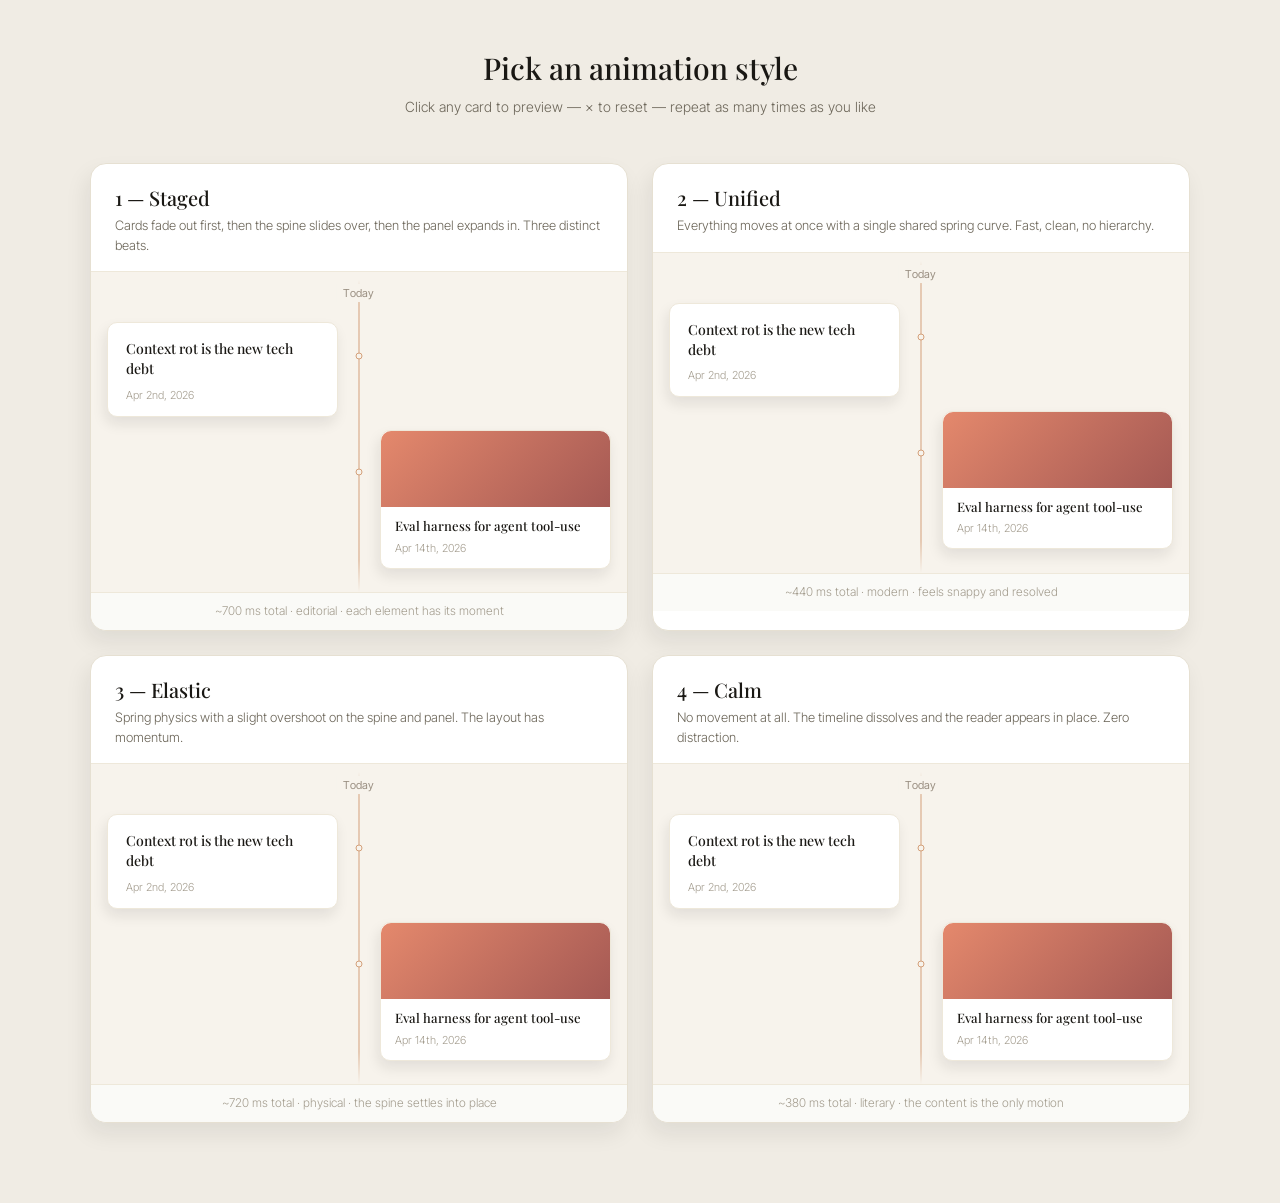
<file: animation-preview.html>
<!DOCTYPE html>
<html lang="en">
<head>
<meta charset="UTF-8">
<meta name="viewport" content="width=device-width, initial-scale=1.0">
<title>Animation Styles — Pick one</title>
<link href="https://fonts.googleapis.com/css2?family=Playfair+Display:wght@500&family=Inter+Tight:wght@300;400;500&display=swap" rel="stylesheet">
<style>
*, *::before, *::after { box-sizing: border-box; margin: 0; padding: 0; }
html { background: #f0ece4; font-family: 'Inter Tight', sans-serif; color: #1a1814; -webkit-font-smoothing: antialiased; }
body { padding: 48px 32px 80px; }

.page-header { text-align: center; margin-bottom: 48px; }
.page-header h1 { font-family: 'Playfair Display', serif; font-size: 30px; font-weight: 500; margin-bottom: 10px; }
.page-header p { font-size: 14px; color: #6b6558; font-weight: 300; }

.demo-grid {
  display: grid;
  grid-template-columns: repeat(2, 1fr);
  gap: 24px;
  max-width: 1100px;
  margin: 0 auto;
}

/* ── Demo box wrapper ── */
.demo-box {
  background: #fff;
  border-radius: 16px;
  border: 1px solid #e6e0d2;
  overflow: hidden;
  box-shadow: -4px 11px 22px rgba(26,24,20,0.08);
}
.demo-header { padding: 20px 24px 16px; border-bottom: 1px solid #eee8da; }
.demo-header h2 { font-family: 'Playfair Display', serif; font-size: 20px; font-weight: 500; margin-bottom: 5px; }
.demo-header p { font-size: 13px; color: #6b6558; font-weight: 300; line-height: 1.5; }
.demo-footer { padding: 10px 24px 12px; font-size: 12px; color: #a49d8f; font-weight: 300; text-align: center; background: #fafaf7; border-top: 1px solid #eee8da; }

/* ── Stage ── */
.demo-stage {
  position: relative;
  height: 320px;
  background: #f7f3ec;
  overflow: hidden;
  cursor: default;
}

/* ── Mini timeline layer ── */
.mini-tl {
  position: absolute;
  inset: 0;
}

/* Spine */
.m-spine {
  position: absolute;
  top: 0; bottom: 0;
  left: 50%;
  width: 1px;
  background: linear-gradient(to bottom, transparent 8px, #d4a07a 32px, #d4a07a calc(100% - 32px), transparent);
  transform: translateX(-0.5px);
}
/* Today label */
.m-today {
  position: absolute;
  top: 12px;
  left: 50%;
  transform: translateX(-50%);
  font-size: 11px;
  color: #9a8f82;
  background: #f7f3ec;
  padding: 2px 7px;
  white-space: nowrap;
  letter-spacing: 0.02em;
}
/* Dots on spine */
.m-dot {
  position: absolute;
  left: 50%;
  width: 7px; height: 7px;
  border-radius: 50%;
  background: #f7f3ec;
  border: 1px solid #d4a07a;
  transform: translateX(-50%) translateY(-50%);
}
.m-dot-1 { top: 84px; }
.m-dot-2 { top: 200px; }

/* Cards */
.m-card {
  position: absolute;
  width: 43%;
  background: #fff;
  border-radius: 10px;
  border: 1px solid #eee8da;
  box-shadow: -2px 7px 14px rgba(26,24,20,0.09);
  cursor: pointer;
  user-select: none;
}
.m-card:hover { transform: translateY(-2px); box-shadow: -2px 10px 18px rgba(26,24,20,0.12); }
/* Left card */
.m-card-1 { left: 3%; top: 50px; }
/* Right card */
.m-card-2 { right: 3%; top: 158px; }

/* Text card */
.m-card-text { padding: 16px 18px 14px; }
.m-card-text h3 { font-family: 'Playfair Display', serif; font-size: 14px; font-weight: 500; line-height: 1.45; margin-bottom: 8px; color: #1a1814; }
.m-card-text .m-date { font-size: 11px; color: #a49d8f; font-weight: 300; }

/* Project card */
.m-card-proj .m-hero {
  height: 76px;
  background: linear-gradient(135deg, oklch(0.72 0.12 38), oklch(0.55 0.10 25));
  border-radius: 10px 10px 0 0;
}
.m-card-proj .m-foot { padding: 11px 14px 13px; }
.m-card-proj .m-foot h3 { font-family: 'Playfair Display', serif; font-size: 13px; font-weight: 500; margin-bottom: 6px; color: #1a1814; line-height: 1.3; }
.m-card-proj .m-foot .m-date { font-size: 11px; color: #a49d8f; font-weight: 300; }

/* ── Reader panel ── */
.m-panel {
  position: absolute;
  top: 16px; bottom: 16px;
  left: 110px; right: 16px;
  background: #fff;
  border-radius: 12px;
  border: 1px solid #eee8da;
  box-shadow: -4px 11px 19px rgba(26,24,20,0.10);
  padding: 28px 24px 20px;
  opacity: 0;
  pointer-events: none;
}
.m-panel h2 { font-family: 'Playfair Display', serif; font-size: 18px; font-weight: 500; line-height: 1.45; text-align: center; margin-bottom: 6px; }
.m-panel .m-pdate { font-size: 11px; color: #a49d8f; text-align: center; font-weight: 300; margin-bottom: 16px; }
.m-panel p { font-size: 12px; line-height: 1.65; color: #1a1814; font-weight: 300; }
.m-close {
  position: absolute;
  top: 8px; right: 10px;
  background: none; border: none; cursor: pointer;
  font-size: 13px; color: #a49d8f; padding: 5px 7px; line-height: 1;
  pointer-events: auto;
}
.m-close:hover { color: #1a1814; }

/* ─────────────────────────────────────
   BASE TRANSITIONS  (close direction)
   All demos share these as fallback
───────────────────────────────────── */
.demo-box .m-card    { transition: opacity 220ms ease 80ms; }
.demo-box .m-spine   { transition: left 320ms cubic-bezier(0.4, 0, 0.2, 1); }
.demo-box .m-today   { transition: left 320ms cubic-bezier(0.4, 0, 0.2, 1), transform 320ms cubic-bezier(0.4, 0, 0.2, 1), opacity 200ms ease; }
.demo-box .m-dot     { transition: left 320ms cubic-bezier(0.4, 0, 0.2, 1), opacity 200ms ease; }
.demo-box .m-panel   { transition: opacity 220ms ease; }

/* Panel initial transform for demos 1-3 */
#d1 .m-panel, #d2 .m-panel, #d3 .m-panel { transform: scale(0.93) translateY(8px); }
.demo-box .m-panel { transition: opacity 220ms ease, transform 220ms ease; }

/* ═══════════════════════════════════
   DEMO 1 — STAGED
   Cards fade → spine slides → panel in
═══════════════════════════════════ */
#d1.open .m-card {
  opacity: 0; pointer-events: none;
  transition: opacity 200ms ease-out 0ms;
}
#d1.open .m-spine {
  left: 10%;
  transition: left 420ms cubic-bezier(0.4, 0, 0.2, 1) 140ms;
}
#d1.open .m-today {
  left: 10%; transform: translateX(0);
  transition: left 420ms cubic-bezier(0.4, 0, 0.2, 1) 140ms,
              transform 420ms cubic-bezier(0.4, 0, 0.2, 1) 140ms;
}
#d1.open .m-dot {
  left: 10%;
  transition: left 420ms cubic-bezier(0.4, 0, 0.2, 1) 140ms;
}
#d1.open .m-panel {
  opacity: 1; pointer-events: auto;
  transform: scale(1) translateY(0);
  transition: opacity 380ms ease-out 340ms,
              transform 480ms cubic-bezier(0.16, 1, 0.3, 1) 320ms;
}

/* ═══════════════════════════════════
   DEMO 2 — UNIFIED
   Everything at once, one shared spring
═══════════════════════════════════ */
#d2.open .m-card {
  opacity: 0; pointer-events: none;
  transition: opacity 380ms cubic-bezier(0.16, 1, 0.3, 1) 0ms;
}
#d2.open .m-spine {
  left: 10%;
  transition: left 440ms cubic-bezier(0.16, 1, 0.3, 1) 0ms;
}
#d2.open .m-today {
  left: 10%; transform: translateX(0);
  transition: left 440ms cubic-bezier(0.16, 1, 0.3, 1) 0ms,
              transform 440ms cubic-bezier(0.16, 1, 0.3, 1) 0ms;
}
#d2.open .m-dot {
  left: 10%;
  transition: left 440ms cubic-bezier(0.16, 1, 0.3, 1) 0ms;
}
#d2.open .m-panel {
  opacity: 1; pointer-events: auto;
  transform: scale(1) translateY(0);
  transition: opacity 440ms cubic-bezier(0.16, 1, 0.3, 1) 0ms,
              transform 440ms cubic-bezier(0.16, 1, 0.3, 1) 0ms;
}

/* ═══════════════════════════════════
   DEMO 3 — ELASTIC
   Spring overshoot on spine + panel
═══════════════════════════════════ */
#d3.open .m-card {
  opacity: 0; pointer-events: none;
  transition: opacity 180ms ease-out 0ms;
}
#d3.open .m-spine {
  left: 10%;
  transition: left 720ms cubic-bezier(0.34, 1.56, 0.64, 1) 0ms;
}
#d3.open .m-today {
  left: 10%; transform: translateX(0);
  transition: left 720ms cubic-bezier(0.34, 1.56, 0.64, 1) 0ms,
              transform 720ms cubic-bezier(0.34, 1.56, 0.64, 1) 0ms;
}
#d3.open .m-dot {
  left: 10%;
  transition: left 720ms cubic-bezier(0.34, 1.56, 0.64, 1) 0ms;
}
#d3.open .m-panel {
  opacity: 1; pointer-events: auto;
  transform: scale(1) translateY(0);
  transition: opacity 300ms ease 70ms,
              transform 680ms cubic-bezier(0.34, 1.42, 0.64, 1) 60ms;
}

/* ═══════════════════════════════════
   DEMO 4 — CALM
   Pure crossfade, nothing moves
═══════════════════════════════════ */
#d4 .m-panel { transform: none; }

#d4.open .m-card {
  opacity: 0.08; pointer-events: none;
  transition: opacity 280ms ease 0ms;
}
#d4.open .m-spine {
  opacity: 0.12;
  transition: opacity 280ms ease 0ms;
}
#d4.open .m-today {
  opacity: 0.12;
  transition: opacity 280ms ease 0ms;
}
#d4.open .m-dot {
  opacity: 0.12;
  transition: opacity 280ms ease 0ms;
}
#d4.open .m-panel {
  opacity: 1; pointer-events: auto;
  transform: none;
  transition: opacity 380ms cubic-bezier(0.16, 1, 0.3, 1) 80ms;
}
</style>
</head>
<body>

<div class="page-header">
  <h1>Pick an animation style</h1>
  <p>Click any card to preview — × to reset — repeat as many times as you like</p>
</div>

<div class="demo-grid">

  <!-- ═══ DEMO 1: STAGED ═══ -->
  <div class="demo-box" id="d1">
    <div class="demo-header">
      <h2>1 — Staged</h2>
      <p>Cards fade out first, then the spine slides over, then the panel expands in. Three distinct beats.</p>
    </div>
    <div class="demo-stage">
      <div class="mini-tl">
        <div class="m-spine"></div>
        <div class="m-today">Today</div>
        <div class="m-dot m-dot-1"></div>
        <div class="m-dot m-dot-2"></div>
        <div class="m-card m-card-1 m-card-text" onclick="openDemo('d1')">
          <h3>Context rot is the new tech debt</h3>
          <div class="m-date">Apr 2nd, 2026</div>
        </div>
        <div class="m-card m-card-2 m-card-proj" onclick="openDemo('d1')">
          <div class="m-hero"></div>
          <div class="m-foot">
            <h3>Eval harness for agent tool-use</h3>
            <div class="m-date">Apr 14th, 2026</div>
          </div>
        </div>
      </div>
      <div class="m-panel">
        <button class="m-close" onclick="closeDemo('d1')">✕</button>
        <h2>Context rot is the new tech debt</h2>
        <div class="m-pdate">Apr 2nd, 2026</div>
        <p>Long-lived prompts accumulate cruft the same way codebases do. Every bug report adds a sentence. Every edge case adds a clause. Six months in, the prompt is 4,000 tokens of defensive posture and nobody remembers which rules still matter.</p>
      </div>
    </div>
    <div class="demo-footer">~700 ms total · editorial · each element has its moment</div>
  </div>

  <!-- ═══ DEMO 2: UNIFIED ═══ -->
  <div class="demo-box" id="d2">
    <div class="demo-header">
      <h2>2 — Unified</h2>
      <p>Everything moves at once with a single shared spring curve. Fast, clean, no hierarchy.</p>
    </div>
    <div class="demo-stage">
      <div class="mini-tl">
        <div class="m-spine"></div>
        <div class="m-today">Today</div>
        <div class="m-dot m-dot-1"></div>
        <div class="m-dot m-dot-2"></div>
        <div class="m-card m-card-1 m-card-text" onclick="openDemo('d2')">
          <h3>Context rot is the new tech debt</h3>
          <div class="m-date">Apr 2nd, 2026</div>
        </div>
        <div class="m-card m-card-2 m-card-proj" onclick="openDemo('d2')">
          <div class="m-hero"></div>
          <div class="m-foot">
            <h3>Eval harness for agent tool-use</h3>
            <div class="m-date">Apr 14th, 2026</div>
          </div>
        </div>
      </div>
      <div class="m-panel">
        <button class="m-close" onclick="closeDemo('d2')">✕</button>
        <h2>Context rot is the new tech debt</h2>
        <div class="m-pdate">Apr 2nd, 2026</div>
        <p>Long-lived prompts accumulate cruft the same way codebases do. Every bug report adds a sentence. Every edge case adds a clause. Six months in, the prompt is 4,000 tokens of defensive posture and nobody remembers which rules still matter.</p>
      </div>
    </div>
    <div class="demo-footer">~440 ms total · modern · feels snappy and resolved</div>
  </div>

  <!-- ═══ DEMO 3: ELASTIC ═══ -->
  <div class="demo-box" id="d3">
    <div class="demo-header">
      <h2>3 — Elastic</h2>
      <p>Spring physics with a slight overshoot on the spine and panel. The layout has momentum.</p>
    </div>
    <div class="demo-stage">
      <div class="mini-tl">
        <div class="m-spine"></div>
        <div class="m-today">Today</div>
        <div class="m-dot m-dot-1"></div>
        <div class="m-dot m-dot-2"></div>
        <div class="m-card m-card-1 m-card-text" onclick="openDemo('d3')">
          <h3>Context rot is the new tech debt</h3>
          <div class="m-date">Apr 2nd, 2026</div>
        </div>
        <div class="m-card m-card-2 m-card-proj" onclick="openDemo('d3')">
          <div class="m-hero"></div>
          <div class="m-foot">
            <h3>Eval harness for agent tool-use</h3>
            <div class="m-date">Apr 14th, 2026</div>
          </div>
        </div>
      </div>
      <div class="m-panel">
        <button class="m-close" onclick="closeDemo('d3')">✕</button>
        <h2>Context rot is the new tech debt</h2>
        <div class="m-pdate">Apr 2nd, 2026</div>
        <p>Long-lived prompts accumulate cruft the same way codebases do. Every bug report adds a sentence. Every edge case adds a clause. Six months in, the prompt is 4,000 tokens of defensive posture and nobody remembers which rules still matter.</p>
      </div>
    </div>
    <div class="demo-footer">~720 ms total · physical · the spine settles into place</div>
  </div>

  <!-- ═══ DEMO 4: CALM ═══ -->
  <div class="demo-box" id="d4">
    <div class="demo-header">
      <h2>4 — Calm</h2>
      <p>No movement at all. The timeline dissolves and the reader appears in place. Zero distraction.</p>
    </div>
    <div class="demo-stage">
      <div class="mini-tl">
        <div class="m-spine"></div>
        <div class="m-today">Today</div>
        <div class="m-dot m-dot-1"></div>
        <div class="m-dot m-dot-2"></div>
        <div class="m-card m-card-1 m-card-text" onclick="openDemo('d4')">
          <h3>Context rot is the new tech debt</h3>
          <div class="m-date">Apr 2nd, 2026</div>
        </div>
        <div class="m-card m-card-2 m-card-proj" onclick="openDemo('d4')">
          <div class="m-hero"></div>
          <div class="m-foot">
            <h3>Eval harness for agent tool-use</h3>
            <div class="m-date">Apr 14th, 2026</div>
          </div>
        </div>
      </div>
      <div class="m-panel">
        <button class="m-close" onclick="closeDemo('d4')">✕</button>
        <h2>Context rot is the new tech debt</h2>
        <div class="m-pdate">Apr 2nd, 2026</div>
        <p>Long-lived prompts accumulate cruft the same way codebases do. Every bug report adds a sentence. Every edge case adds a clause. Six months in, the prompt is 4,000 tokens of defensive posture and nobody remembers which rules still matter.</p>
      </div>
    </div>
    <div class="demo-footer">~380 ms total · literary · the content is the only motion</div>
  </div>

</div>

<script>
function openDemo(id) {
  document.getElementById(id).classList.add('open');
}
function closeDemo(id) {
  document.getElementById(id).classList.remove('open');
}
</script>
</body>
</html>
</file>
